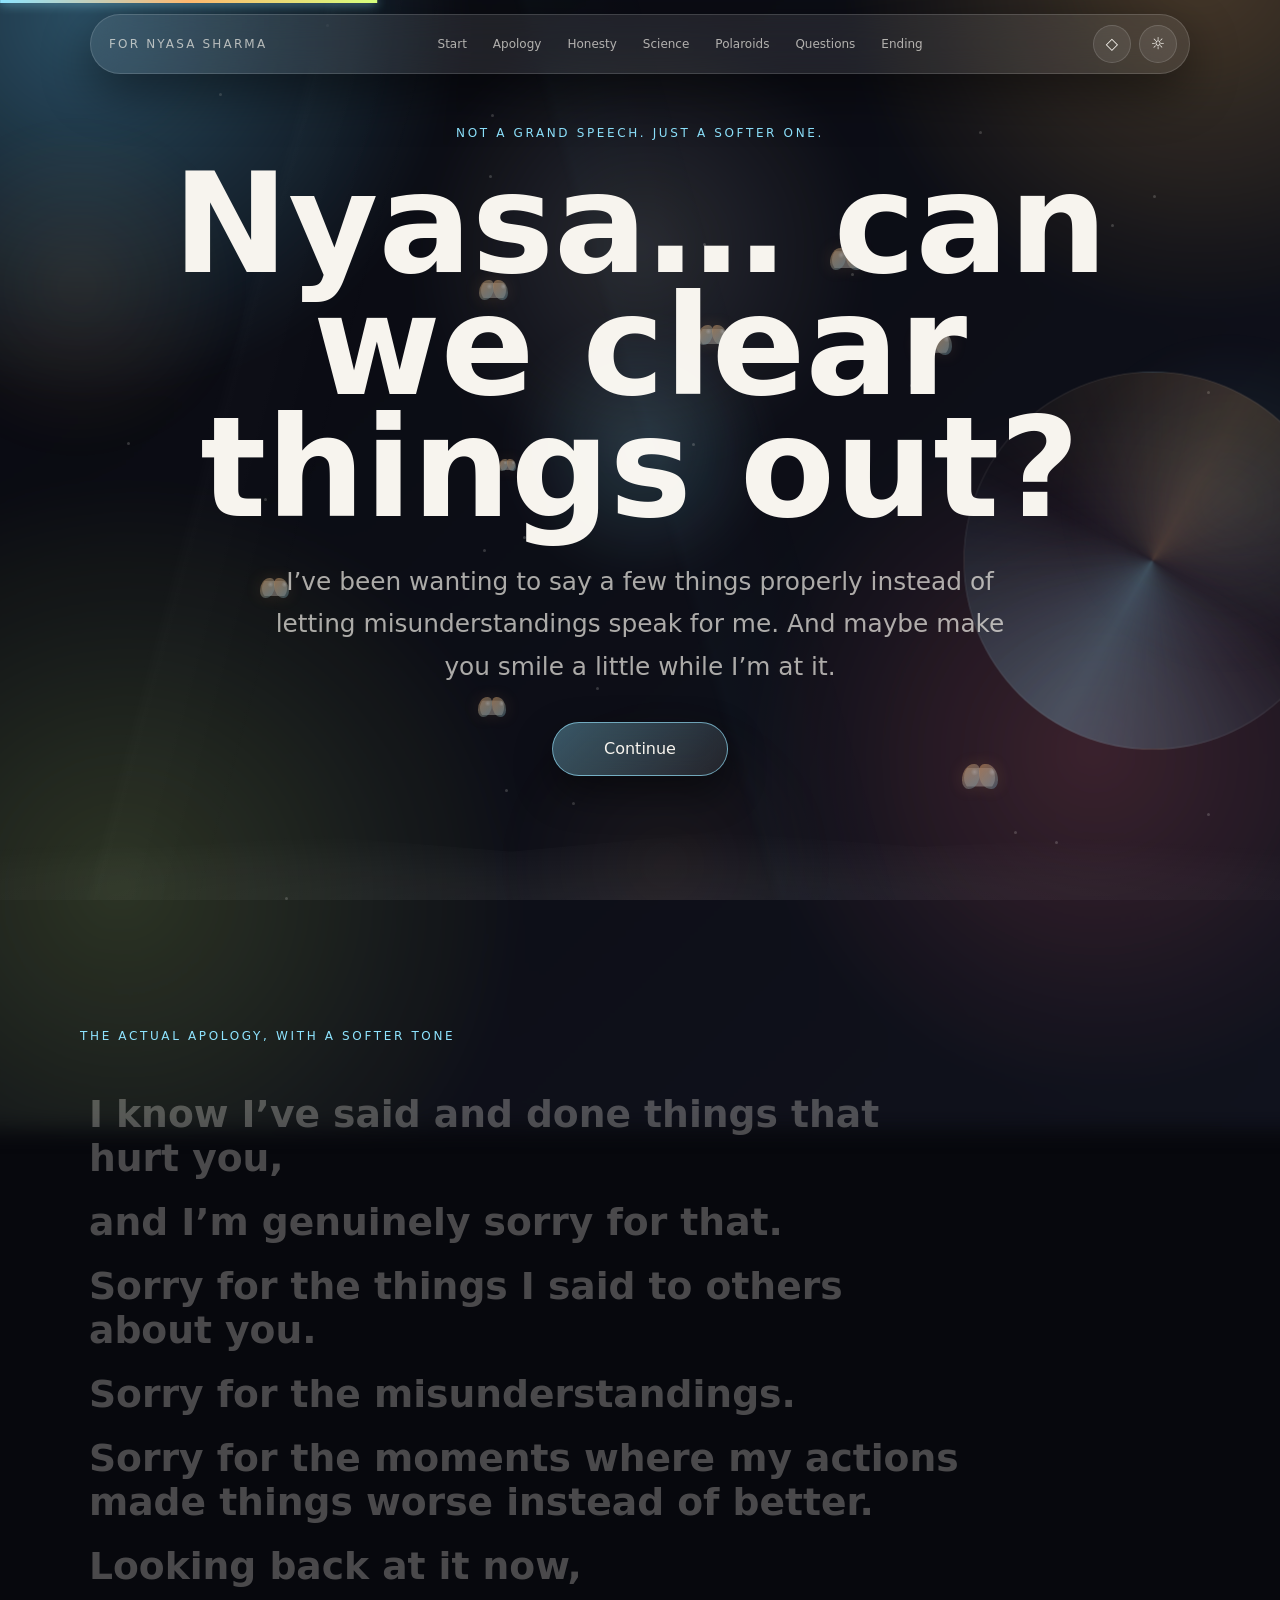
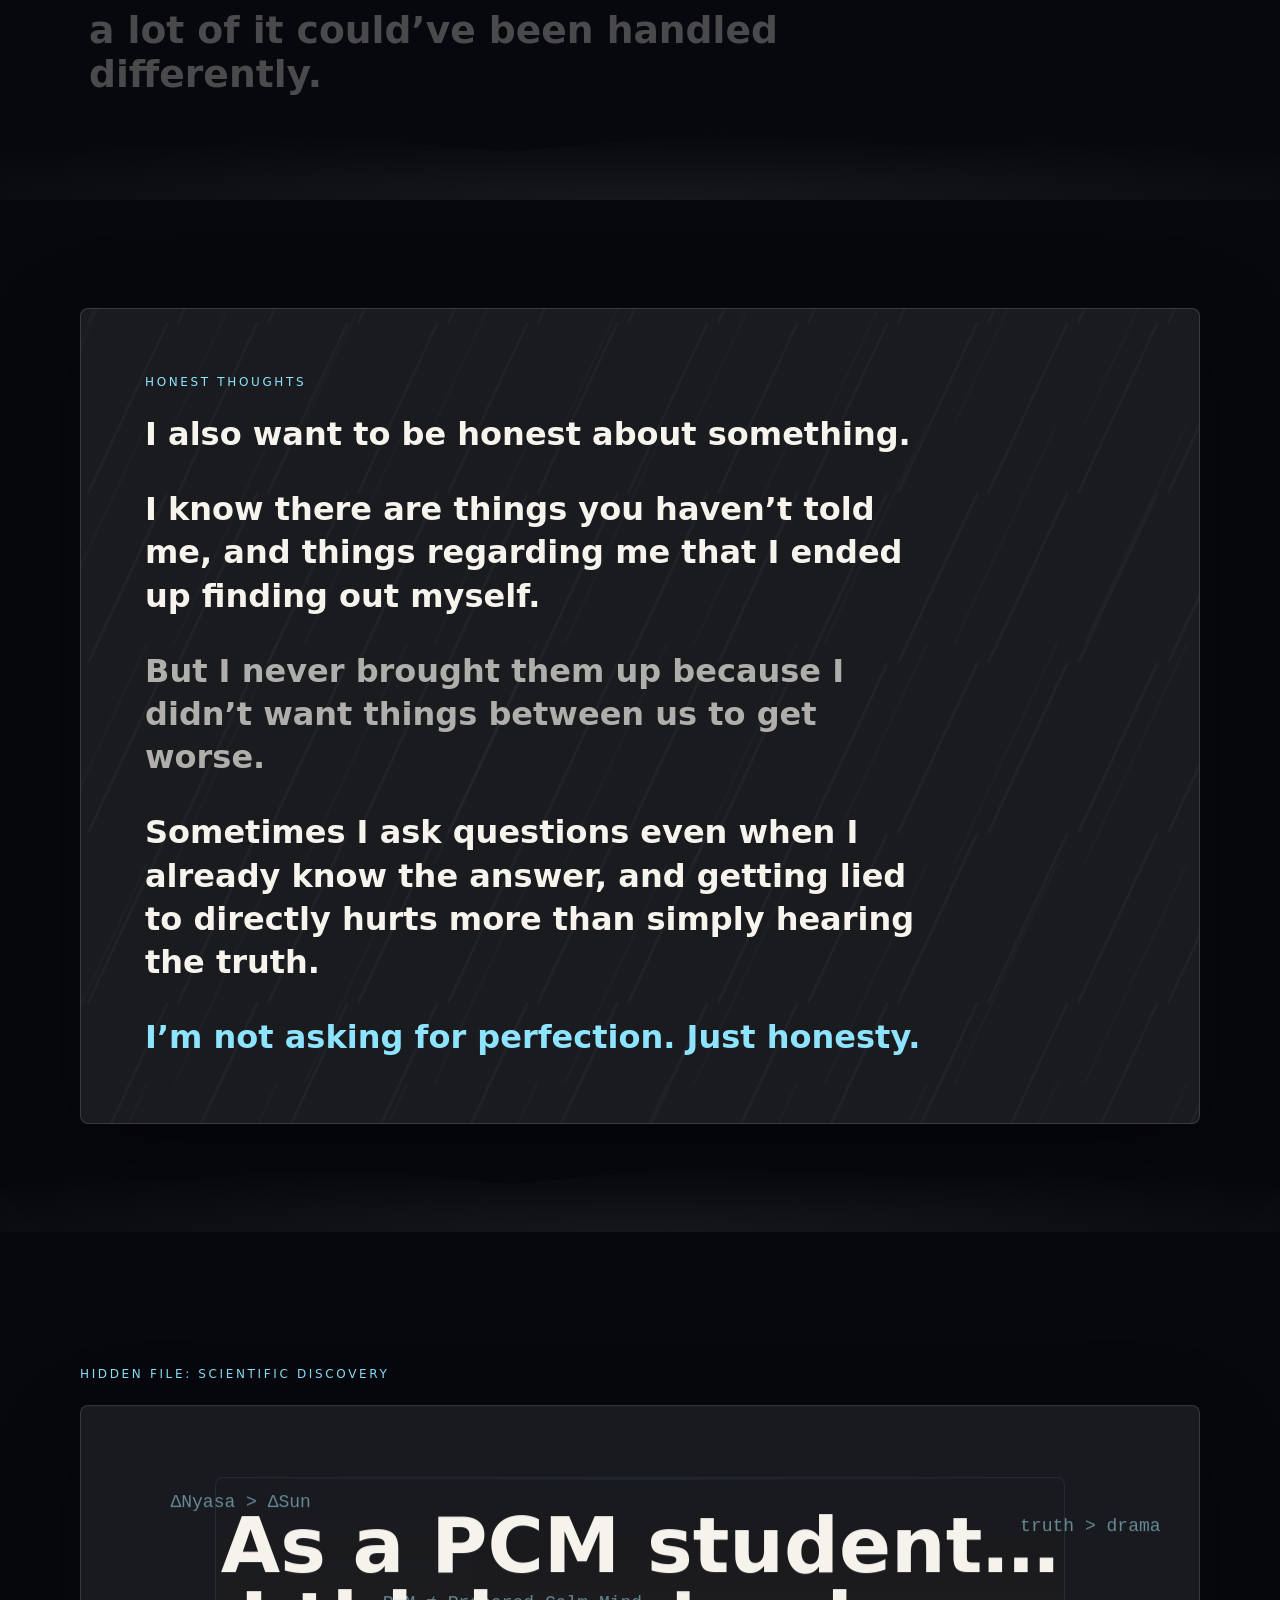
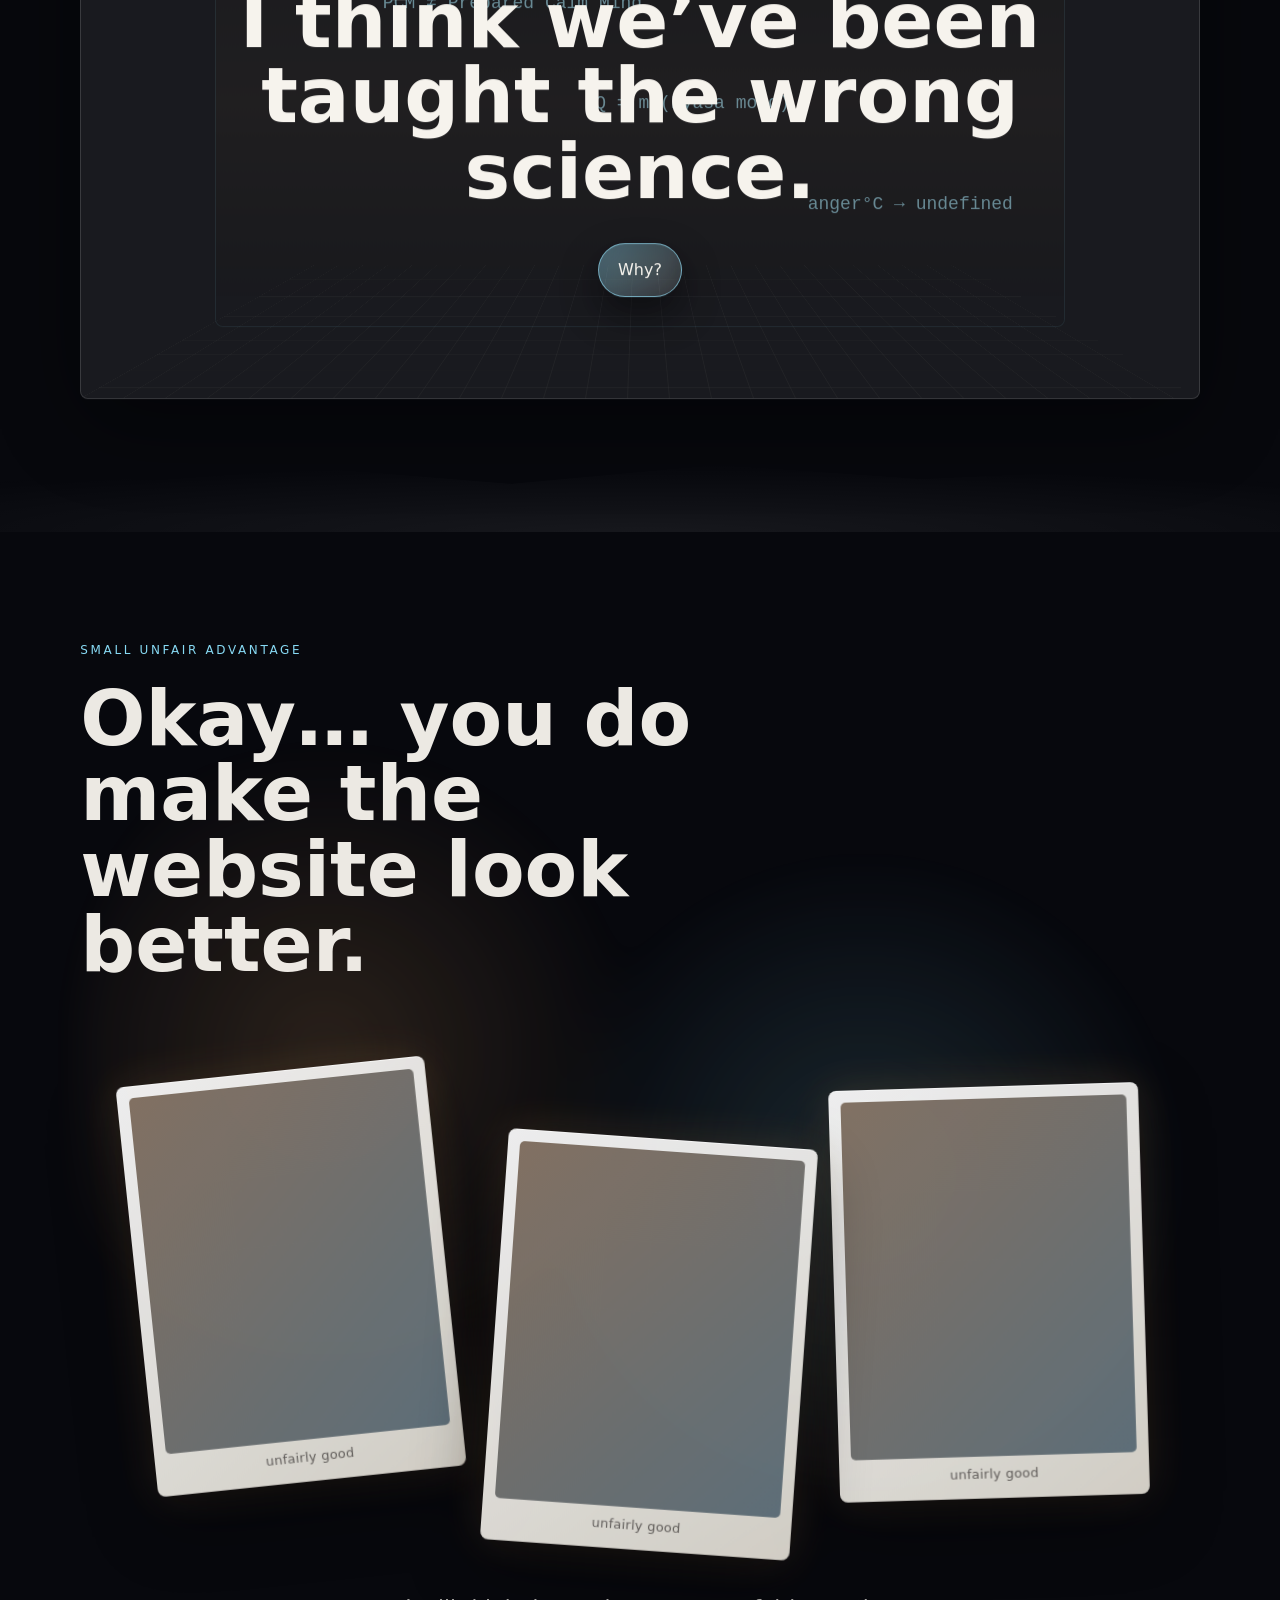
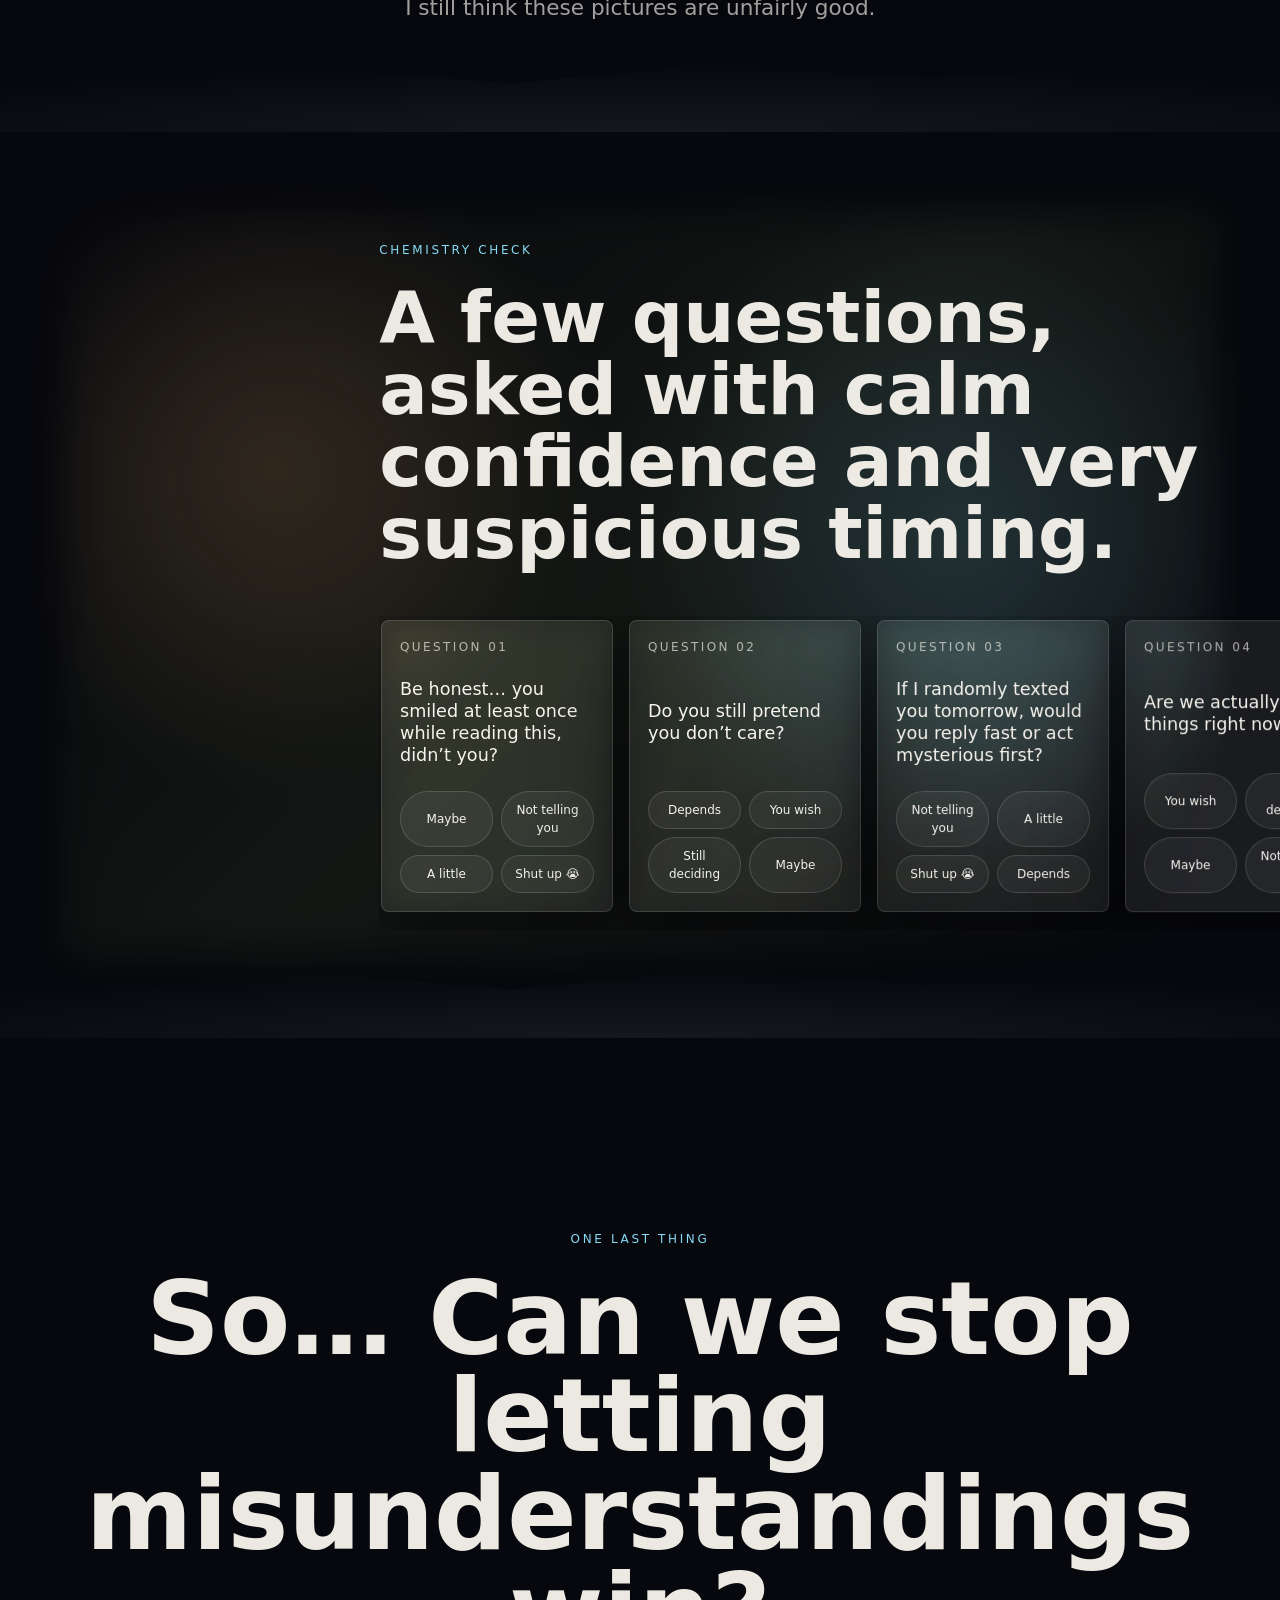
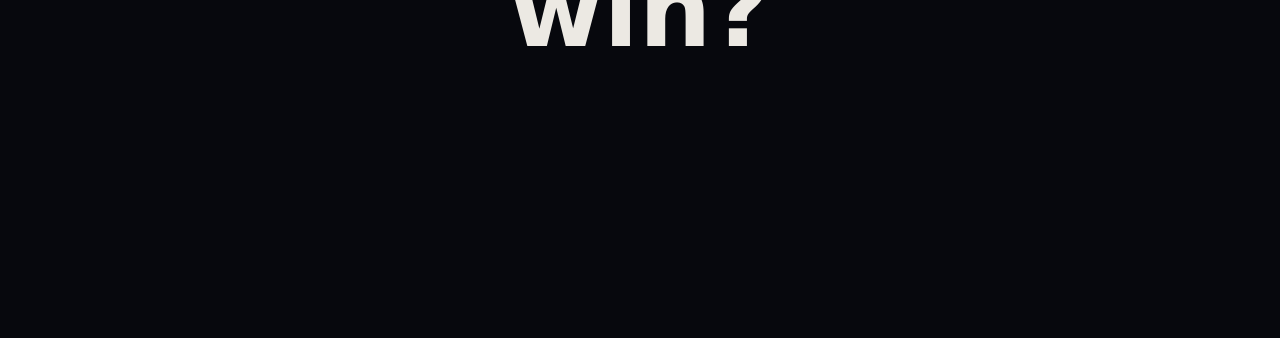
<file: index.html>
<!doctype html>
<html lang="en">
  <head>
    <meta charset="UTF-8" />
    <meta name="viewport" content="width=device-width, initial-scale=1.0" />
    <title>Nyasa... can we clear things out?</title>
    <script src="./tailwindcdn.js"></script>
    <script>
      tailwind.config = {
        theme: {
          extend: {
            fontFamily: {
              display: ['"Inter"', '"SF Pro Display"', 'system-ui', 'sans-serif'],
              body: ['"Inter"', '"SF Pro Text"', 'system-ui', 'sans-serif'],
            },
          },
        },
      };
    </script>
    <link rel="stylesheet" href="./styles.css" />
  </head>
  <body>
    <div id="root"></div>
    <script src="./react.production.min.js"></script>
    <script src="./react-dom.production.min.js"></script>
    <script src="./framer-motion.js"></script>
    <script src="./gsap.min.js"></script>
    <script src="./ScrollTrigger.min.js"></script>
    <script src="./lenis.min.js"></script>
    <script src="./supabase-config.js"></script>
    <script src="./app.js"></script>
  </body>
</html>
</file>
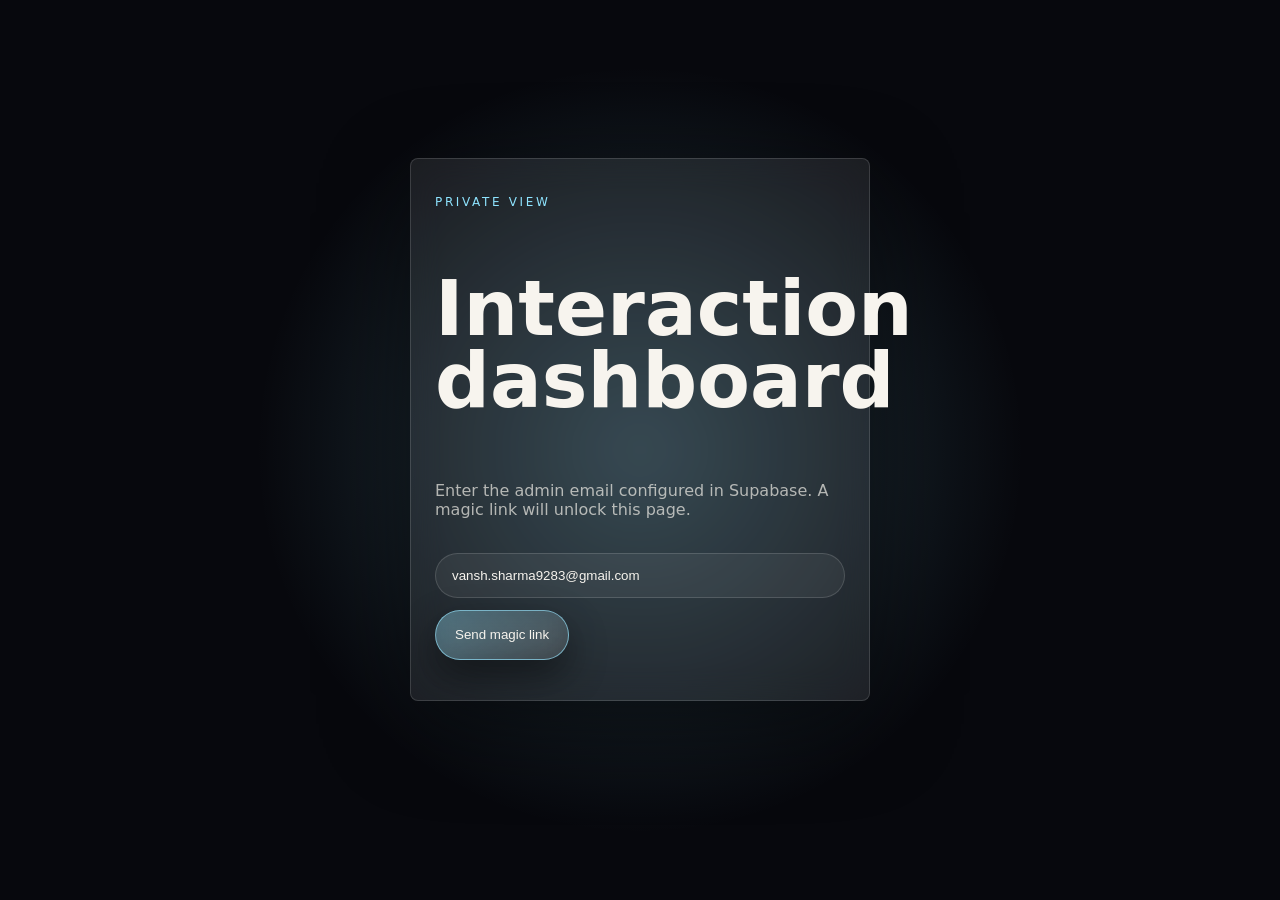
<file: dashboard-admin.html>
<!doctype html>
<html lang="en">
  <head>
    <meta charset="UTF-8" />
    <meta name="viewport" content="width=device-width, initial-scale=1.0" />
    <title>Private Interaction Dashboard</title>
    <link rel="stylesheet" href="./styles.css" />
    <style>
      body {
        min-height: 100vh;
        padding: 32px;
      }

      .dash-shell {
        width: min(1180px, 100%);
        margin: 0 auto;
      }

      .dash-top {
        display: flex;
        justify-content: space-between;
        gap: 18px;
        align-items: flex-end;
        margin: 40px 0 24px;
      }

      .dash-title {
        font-size: clamp(2.2rem, 6vw, 5.5rem);
        line-height: .94;
        font-weight: 830;
      }

      .dash-grid {
        display: grid;
        grid-template-columns: repeat(4, minmax(0, 1fr));
        gap: 14px;
      }

      .dash-card, .dash-panel {
        border: 1px solid var(--line);
        border-radius: 8px;
        background: var(--panel);
        backdrop-filter: blur(16px);
        box-shadow: 0 24px 90px var(--shadow);
      }

      .dash-card {
        padding: 18px;
      }

      .dash-card span {
        color: var(--muted);
        font-size: 12px;
        text-transform: uppercase;
        letter-spacing: .18em;
      }

      .dash-card strong {
        display: block;
        margin-top: 10px;
        font-size: 2rem;
      }

      .dash-main {
        display: grid;
        grid-template-columns: 1.35fr .65fr;
        gap: 14px;
        margin-top: 14px;
      }

      .dash-panel {
        padding: 18px;
        min-height: 360px;
      }

      .dash-table {
        width: 100%;
        border-collapse: collapse;
      }

      .dash-table th, .dash-table td {
        padding: 12px 10px;
        border-bottom: 1px solid var(--line);
        text-align: left;
        vertical-align: top;
      }

      .dash-table th {
        color: var(--muted);
        font-size: 11px;
        text-transform: uppercase;
        letter-spacing: .16em;
      }

      .answer-pill {
        display: inline-flex;
        border: 1px solid color-mix(in srgb, var(--accent-2) 52%, var(--line));
        border-radius: 999px;
        padding: 6px 10px;
        background: color-mix(in srgb, var(--accent-2) 12%, transparent);
      }

      .bar-row {
        display: grid;
        gap: 8px;
        margin: 12px 0;
      }

      .bar-label {
        display: flex;
        justify-content: space-between;
        gap: 10px;
        color: var(--muted);
        font-size: 13px;
      }

      .bar {
        height: 10px;
        border-radius: 999px;
        background: rgba(255,255,255,.08);
        overflow: hidden;
      }

      .bar span {
        display: block;
        height: 100%;
        border-radius: inherit;
        background: linear-gradient(90deg, var(--accent), var(--accent-2));
        transition: width 600ms ease;
      }

      .auth-box {
        width: min(460px, 100%);
        margin: 14vh auto 0;
        padding: 24px;
      }

      .auth-box input {
        width: 100%;
        margin: 18px 0 12px;
        border: 1px solid var(--line);
        border-radius: 999px;
        padding: 14px 16px;
        background: rgba(255,255,255,.06);
        color: var(--text);
      }

      .muted {
        color: var(--muted);
      }

      @media (max-width: 860px) {
        body {
          padding: 18px;
        }

        .dash-top, .dash-main {
          display: grid;
        }

        .dash-grid {
          grid-template-columns: repeat(2, minmax(0, 1fr));
        }
      }
    </style>
  </head>
  <body>
    <div class="mesh" aria-hidden="true"></div>
    <main id="dashboard-root"></main>
    <script src="./supabase-config.js"></script>
    <script src="./dashboard-admin.js"></script>
  </body>
</html>
</file>
<file: styles.css>
:root {
  color-scheme: dark;
  --bg: #07080d;
  --bg-soft: #11131d;
  --text: #f7f4ee;
  --muted: rgba(247, 244, 238, 0.68);
  --line: rgba(255, 255, 255, 0.14);
  --panel: rgba(255, 255, 255, 0.08);
  --panel-strong: rgba(255, 255, 255, 0.13);
  --accent: #8ee4ff;
  --accent-2: #ffb86f;
  --accent-3: #d6ff7d;
  --shadow: rgba(0, 0, 0, 0.45);
  --glow-x: 50vw;
  --glow-y: 50vh;
  --cursor-dx: 0;
  --cursor-dy: 0;
}

body.light {
  color-scheme: light;
  --bg: #f6f3ee;
  --bg-soft: #ebe8e1;
  --text: #17191f;
  --muted: rgba(23, 25, 31, 0.68);
  --line: rgba(25, 27, 34, 0.14);
  --panel: rgba(255, 255, 255, 0.52);
  --panel-strong: rgba(255, 255, 255, 0.74);
  --accent: #166d88;
  --accent-2: #b65c19;
  --accent-3: #496f0f;
  --shadow: rgba(28, 24, 18, 0.18);
}

* {
  box-sizing: border-box;
}

html {
  scroll-behavior: auto;
  background: var(--bg);
}

body {
  margin: 0;
  min-height: 100vh;
  overflow-x: hidden;
  background:
    radial-gradient(circle at var(--glow-x) var(--glow-y), color-mix(in srgb, var(--accent) 23%, transparent), transparent 24rem),
    var(--bg);
  color: var(--text);
  font-family: Inter, SF Pro Text, system-ui, sans-serif;
  transition: background 800ms ease, color 800ms ease;
}

body.ending-calm .mesh,
body.ending-calm .rays,
body.ending-calm .butterfly-field {
  animation-duration: 48s;
  opacity: 0.62;
}

body.theme-morphing .mesh {
  transform: scale(1.03);
}

button, a {
  -webkit-tap-highlight-color: transparent;
}

.app-shell {
  position: relative;
  isolation: isolate;
  min-height: 100vh;
}

.mesh {
  position: fixed;
  inset: -18vmax;
  z-index: -5;
  background:
    radial-gradient(circle at calc(50% + var(--cursor-dx) * 10%) calc(35% + var(--cursor-dy) * 10%), rgba(255,255,255,0.12), transparent 18vmax),
    radial-gradient(circle at 18% 18%, rgba(113, 210, 255, 0.34), transparent 30vmax),
    radial-gradient(circle at 82% 14%, rgba(255, 196, 108, 0.24), transparent 28vmax),
    radial-gradient(circle at 20% 82%, rgba(214, 255, 125, 0.16), transparent 32vmax),
    radial-gradient(circle at 76% 72%, rgba(255, 114, 136, 0.18), transparent 27vmax),
    linear-gradient(135deg, var(--bg), var(--bg-soft));
  filter: blur(10px) saturate(1.08);
  animation: meshDrift 30s ease-in-out infinite alternate;
  transition: opacity 800ms ease, background 800ms ease;
}

.rays {
  position: fixed;
  inset: 0;
  z-index: -4;
  pointer-events: none;
  opacity: 0.28;
  background:
    linear-gradient(105deg, transparent 0 21%, rgba(255,255,255,0.06) 22%, transparent 31%),
    linear-gradient(74deg, transparent 0 50%, rgba(142,228,255,0.07) 51%, transparent 60%);
  animation: rays 15s linear infinite;
}

.particle-field {
  position: fixed;
  inset: 0;
  z-index: -3;
  pointer-events: none;
  overflow: hidden;
}

.particle {
  position: absolute;
  width: 3px;
  height: 3px;
  border-radius: 999px;
  background: color-mix(in srgb, var(--text) 62%, transparent);
  opacity: 0.3;
  animation: floatParticle var(--speed) ease-in-out infinite alternate;
  transform: translate3d(calc(var(--cursor-dx) * -9px), calc(var(--cursor-dy) * -9px), 0);
}

.ambient-orbs {
  position: fixed;
  inset: 0;
  z-index: -4;
  pointer-events: none;
  overflow: hidden;
}

.ambient-orb {
  position: absolute;
  width: clamp(180px, 28vw, 420px);
  aspect-ratio: 1;
  border-radius: 999px;
  opacity: 0.28;
  background: radial-gradient(circle, color-mix(in srgb, var(--accent-2) 34%, transparent), transparent 68%);
  filter: blur(14px);
  transform: translate3d(calc(var(--cursor-dx) * 18px), calc(var(--cursor-dy) * 18px), 0);
  animation: orbFloat 26s ease-in-out infinite alternate;
}

.orb-1 {
  left: -8vw;
  top: 12vh;
}

.orb-2 {
  right: -10vw;
  top: 36vh;
  background: radial-gradient(circle, color-mix(in srgb, var(--accent) 34%, transparent), transparent 68%);
  animation-delay: -8s;
}

.orb-3 {
  left: 38vw;
  bottom: -16vh;
  background: radial-gradient(circle, rgba(255, 170, 116, 0.22), transparent 68%);
  animation-delay: -14s;
}

.butterfly-field {
  position: fixed;
  inset: 0;
  z-index: -2;
  pointer-events: none;
  overflow: hidden;
}

.butterfly,
.scroll-flutter {
  position: fixed;
  display: inline-block;
  width: 22px;
  height: 22px;
  pointer-events: none;
  opacity: 0.62;
  transform-origin: center;
  will-change: transform, opacity;
}

.butterfly {
  position: absolute;
  color: color-mix(in srgb, var(--accent-2) 62%, var(--text));
  background: linear-gradient(to bottom, transparent 18%, color-mix(in srgb, var(--text) 50%, transparent) 20% 78%, transparent 80%);
  border-radius: 999px;
  animation-name: butterflyDrift;
  animation-timing-function: ease-in-out;
  animation-iteration-count: infinite;
  animation-direction: alternate;
}

.butterfly:before,
.butterfly:after,
.scroll-flutter:before,
.scroll-flutter:after {
  content: "";
  position: absolute;
  inset: 6% 49% 14% -8%;
  border-radius: 78% 34% 76% 42%;
  background:
    radial-gradient(circle at 70% 32%, rgba(255,255,255,.5), transparent 18%),
    linear-gradient(135deg, color-mix(in srgb, var(--accent-2) 72%, transparent), color-mix(in srgb, var(--accent) 44%, transparent));
  box-shadow: 0 0 18px color-mix(in srgb, var(--accent-2) 22%, transparent);
  animation: wingBeat 1.2s ease-in-out infinite alternate;
}

.butterfly:after,
.scroll-flutter:after {
  inset: 6% -8% 14% 49%;
  transform-origin: left center;
  border-radius: 34% 78% 42% 76%;
  animation-delay: -0.2s;
}

.butterfly:before,
.scroll-flutter:before {
  transform-origin: right center;
}

.scroll-flutter {
  z-index: 65;
  opacity: 0.86;
  background: linear-gradient(to bottom, transparent 18%, color-mix(in srgb, var(--text) 48%, transparent) 20% 78%, transparent 80%);
  border-radius: 999px;
  filter: drop-shadow(0 0 14px color-mix(in srgb, var(--accent-2) 42%, transparent));
}

.cursor-glow {
  position: fixed;
  left: var(--glow-x);
  top: var(--glow-y);
  width: 18rem;
  height: 18rem;
  z-index: 10;
  pointer-events: none;
  transform: translate(-50%, -50%);
  border-radius: 999px;
  background: radial-gradient(circle, color-mix(in srgb, var(--accent) 32%, transparent), transparent 63%);
  mix-blend-mode: screen;
  opacity: 0.55;
  filter: blur(10px);
}

.loader {
  position: fixed;
  inset: 0;
  z-index: 100;
  display: grid;
  place-items: center;
  background: var(--bg);
}

.loader-mark {
  width: min(52vw, 300px);
  aspect-ratio: 1;
  border-radius: 50%;
  border: 1px solid var(--line);
  background:
    conic-gradient(from 90deg, transparent, var(--accent), var(--accent-2), transparent),
    radial-gradient(circle, var(--bg) 0 58%, transparent 59%);
  animation: spin 1.25s cubic-bezier(.2,.8,.2,1) infinite;
  box-shadow: 0 0 70px color-mix(in srgb, var(--accent) 32%, transparent);
}

.nav {
  position: fixed;
  top: 14px;
  left: 14px;
  right: 14px;
  z-index: 50;
  width: min(1100px, calc(100% - 28px));
  margin: 0 auto;
  display: flex;
  align-items: center;
  justify-content: space-between;
  gap: 16px;
  border: 1px solid var(--line);
  border-radius: 999px;
  padding: 10px 12px 10px 18px;
  background: color-mix(in srgb, var(--panel-strong) 70%, transparent);
  backdrop-filter: blur(16px);
  box-shadow: 0 18px 50px var(--shadow);
}

.nav-links {
  display: flex;
  gap: 4px;
  align-items: center;
}

.nav a {
  color: var(--muted);
  text-decoration: none;
  font-size: 12px;
  padding: 8px 11px;
  border-radius: 999px;
  transition: color 250ms ease, background 250ms ease;
}

.nav a:hover {
  color: var(--text);
  background: var(--panel);
}

.brand {
  font-size: 12px;
  letter-spacing: 0.18em;
  text-transform: uppercase;
  color: var(--muted);
  white-space: nowrap;
}

.control-group {
  display: flex;
  gap: 8px;
}

.icon-btn {
  width: 38px;
  height: 38px;
  display: inline-grid;
  place-items: center;
  border-radius: 999px;
  border: 1px solid var(--line);
  background: var(--panel);
  color: var(--text);
  cursor: pointer;
  transition: transform 260ms ease, background 260ms ease, border-color 260ms ease;
}

.icon-btn:hover {
  transform: translateY(-2px);
  background: var(--panel-strong);
  border-color: color-mix(in srgb, var(--accent) 50%, var(--line));
}

.progress {
  position: fixed;
  inset: 0 auto auto 0;
  width: 100%;
  height: 3px;
  z-index: 80;
  transform-origin: 0 50%;
  background: linear-gradient(90deg, var(--accent), var(--accent-2), var(--accent-3));
  box-shadow: 0 0 20px var(--accent);
}

.section {
  position: relative;
  min-height: 100vh;
  scroll-snap-align: start;
  display: grid;
  align-items: center;
  padding: clamp(92px, 12vh, 150px) clamp(20px, 6vw, 88px);
  overflow: hidden;
}

.section-inner {
  width: min(1120px, 100%);
  margin: 0 auto;
  position: relative;
  z-index: 2;
}

.cinematic-title {
  font-size: clamp(3.25rem, 10.8vw, 10rem);
  line-height: 0.88;
  letter-spacing: 0;
  font-weight: 820;
  max-width: 1040px;
}

#hero .section-inner {
  display: grid;
  justify-items: center;
  text-align: center;
}

#hero .lead {
  margin-left: auto;
  margin-right: auto;
}

.eyebrow {
  color: var(--accent);
  text-transform: uppercase;
  letter-spacing: 0.22em;
  font-size: 12px;
  margin-bottom: 22px;
}

.lead {
  color: var(--muted);
  font-size: clamp(1.1rem, 2.2vw, 1.55rem);
  line-height: 1.7;
  max-width: 760px;
}

.button-row {
  display: flex;
  flex-wrap: wrap;
  gap: 14px;
  margin-top: 34px;
}

.hero-actions {
  justify-content: center;
}

.hero-actions .btn {
  min-width: 176px;
}

.btn {
  position: relative;
  overflow: hidden;
  border: 1px solid var(--line);
  border-radius: 999px;
  padding: 14px 19px;
  min-height: 50px;
  background: var(--panel);
  color: var(--text);
  cursor: pointer;
  backdrop-filter: blur(12px);
  box-shadow: 0 16px 38px var(--shadow);
  transition: transform 260ms ease, border-color 260ms ease, background 260ms ease;
}

.btn.primary {
  border-color: color-mix(in srgb, var(--accent) 58%, var(--line));
  background: linear-gradient(135deg, color-mix(in srgb, var(--accent) 35%, transparent), var(--panel));
}

.btn:hover {
  transform: translateY(-3px);
  background: var(--panel-strong);
}

.btn .ripple,
.mini-btn .ripple {
  position: absolute;
  width: 12px;
  height: 12px;
  border-radius: 999px;
  pointer-events: none;
  background: rgba(255, 255, 255, 0.45);
  transform: translate(-50%, -50%) scale(0);
  animation: ripple 650ms ease-out forwards;
}

.hero-orbit {
  position: absolute;
  right: clamp(-120px, -8vw, -20px);
  bottom: 8vh;
  width: clamp(260px, 36vw, 520px);
  aspect-ratio: 1;
  border-radius: 50%;
  border: 1px solid var(--line);
  background:
    radial-gradient(circle at 34% 28%, rgba(255,255,255,0.32), transparent 0 3%, transparent 4%),
    conic-gradient(from 120deg, transparent, color-mix(in srgb, var(--accent) 35%, transparent), transparent, color-mix(in srgb, var(--accent-2) 24%, transparent), transparent);
  filter: blur(0.2px);
  opacity: 0.7;
  animation: slowSpin 28s linear infinite;
  transform: translate3d(calc(var(--cursor-dx) * -22px), calc(var(--cursor-dy) * -16px), 0);
}

.glass-panel {
  border: 1px solid var(--line);
  background: var(--panel);
  backdrop-filter: blur(16px);
  border-radius: 8px;
  box-shadow: 0 24px 90px var(--shadow);
}

.apology-lines {
  display: grid;
  gap: 18px;
  max-width: 900px;
  font-size: clamp(1.35rem, 3vw, 3.25rem);
  line-height: 1.18;
  font-weight: 680;
}

.apology-line {
  opacity: 0.28;
  transform: translateY(24px) scale(0.98);
}

.question-grid {
  display: grid;
  grid-template-columns: repeat(7, minmax(232px, 1fr));
  gap: 16px;
  overflow-x: auto;
  padding: 4px 2px 18px;
  scroll-snap-type: x mandatory;
}

.questions-section:before {
  content: "";
  position: absolute;
  inset: 9% 5%;
  background:
    radial-gradient(circle at 18% 34%, color-mix(in srgb, var(--accent-2) 20%, transparent), transparent 30%),
    radial-gradient(circle at 78% 44%, color-mix(in srgb, var(--accent) 20%, transparent), transparent 34%),
    linear-gradient(135deg, transparent, color-mix(in srgb, var(--accent-3) 8%, transparent), transparent);
  opacity: 0.78;
  filter: blur(20px);
  pointer-events: none;
}

.question-card {
  min-height: 292px;
  scroll-snap-align: center;
  padding: 18px;
  display: flex;
  flex-direction: column;
  justify-content: space-between;
  transform-style: preserve-3d;
  transition: box-shadow 250ms ease, border-color 250ms ease;
  will-change: transform;
}

.question-card:after {
  content: "";
  position: absolute;
  inset: -1px;
  border-radius: inherit;
  pointer-events: none;
  opacity: 0;
  background: radial-gradient(circle at 50% 0, color-mix(in srgb, var(--accent) 34%, transparent), transparent 55%);
  transition: opacity 260ms ease;
}

.question-card:hover {
  border-color: color-mix(in srgb, var(--accent) 54%, var(--line));
  box-shadow: 0 30px 90px var(--shadow), 0 0 42px color-mix(in srgb, var(--accent) 22%, transparent);
}

.question-card.answered {
  border-color: color-mix(in srgb, var(--accent-2) 60%, var(--line));
  animation: cardGlow 1100ms ease-out;
}

.question-card.answered:after,
.question-card.saving:after {
  opacity: 1;
}

.question-card h3 {
  font-size: 1.1rem;
  line-height: 1.25;
  position: relative;
  z-index: 1;
}

.answer-bank {
  display: grid;
  grid-template-columns: repeat(2, minmax(0, 1fr));
  gap: 8px;
  position: relative;
  z-index: 1;
}

.mini-btn {
  position: relative;
  overflow: hidden;
  border: 1px solid var(--line);
  border-radius: 999px;
  background: rgba(255,255,255,0.05);
  color: var(--text);
  padding: 9px 11px;
  cursor: pointer;
  font-size: 12px;
  transition: transform 200ms ease, background 200ms ease, border-color 200ms ease, box-shadow 200ms ease;
}

.mini-btn:hover {
  transform: translateY(-2px);
  background: var(--panel-strong);
}

.mini-btn.selected {
  border-color: color-mix(in srgb, var(--accent-2) 68%, var(--line));
  background: color-mix(in srgb, var(--accent-2) 18%, var(--panel-strong));
  box-shadow: 0 0 24px color-mix(in srgb, var(--accent-2) 24%, transparent);
}

.mini-btn:disabled {
  cursor: wait;
  opacity: 0.74;
}

.question-reaction {
  position: relative;
  z-index: 1;
  min-height: 1.4em;
  margin: 10px 0 0;
  color: color-mix(in srgb, var(--accent-2) 78%, var(--text));
  font-size: 12px;
  line-height: 1.35;
}

.reply-burst {
  position: fixed;
  z-index: 70;
  pointer-events: none;
}

.response-particle {
  position: absolute;
  width: 7px;
  height: 7px;
  border-radius: 999px;
  background: linear-gradient(135deg, var(--accent), var(--accent-2));
  box-shadow: 0 0 18px color-mix(in srgb, var(--accent) 45%, transparent);
}

.floating-reply {
  position: absolute;
  pointer-events: none;
  padding: 11px 14px;
  border-radius: 999px;
  border: 1px solid var(--line);
  background: var(--panel-strong);
  backdrop-filter: blur(12px);
  color: var(--text);
  box-shadow: 0 20px 60px var(--shadow);
}

.rain-pane {
  min-height: 64vh;
  padding: clamp(24px, 6vw, 64px);
  position: relative;
  overflow: hidden;
}

.rain-pane:before {
  content: "";
  position: absolute;
  inset: -40%;
  background-image:
    linear-gradient(115deg, transparent 0 48%, rgba(255,255,255,.18) 49%, transparent 51%),
    linear-gradient(115deg, transparent 0 52%, rgba(142,228,255,.12) 53%, transparent 54%);
  background-size: 90px 170px, 130px 220px;
  animation: rain 7s linear infinite;
  opacity: 0.22;
}

.honest-copy {
  position: relative;
  max-width: 780px;
  font-size: clamp(1.2rem, 2.5vw, 2.25rem);
  line-height: 1.35;
  font-weight: 620;
}

.polaroid-section {
  min-height: 112vh;
}

.polaroid-section:before {
  content: "";
  position: absolute;
  inset: 8% 6%;
  z-index: 0;
  border-radius: 40%;
  background:
    radial-gradient(circle at 22% 42%, color-mix(in srgb, var(--accent-2) 18%, transparent), transparent 30%),
    radial-gradient(circle at 70% 54%, color-mix(in srgb, var(--accent) 18%, transparent), transparent 34%);
  filter: blur(18px);
  opacity: 0.8;
  transform: translate3d(calc(var(--cursor-dx) * 12px), calc(var(--cursor-dy) * 8px), 0);
}

.polaroid-title {
  max-width: 720px;
  font-size: clamp(2.4rem, 6vw, 6.8rem);
  line-height: 0.98;
  font-weight: 830;
}

.polaroid-stage {
  position: relative;
  min-height: 540px;
  margin-top: clamp(34px, 6vw, 70px);
  perspective: 1100px;
}

.polaroid-card {
  --tilt-x: 0deg;
  --tilt-y: 0deg;
  --shift-x: 0px;
  --shift-y: 0px;
  position: absolute;
  width: min(29vw, 310px);
  min-width: 230px;
  padding: 12px 12px 42px;
  margin: 0;
  border-radius: 8px;
  background:
    linear-gradient(145deg, rgba(255,255,255,.96), rgba(244,239,228,.88)),
    var(--panel-strong);
  box-shadow:
    0 24px 70px var(--shadow),
    inset 0 1px 0 rgba(255,255,255,.9),
    0 0 44px color-mix(in srgb, var(--accent-2) 16%, transparent);
  transform:
    translate3d(var(--shift-x), calc(var(--lift) + var(--shift-y)), 0)
    rotate(var(--rotate))
    rotateX(var(--tilt-x))
    rotateY(var(--tilt-y));
  transform-style: preserve-3d;
  animation: polaroidFloat 8s ease-in-out infinite alternate;
  animation-delay: var(--delay);
  transition: box-shadow 260ms ease;
  will-change: transform;
}

.polaroid-card:nth-child(1) {
  left: 5%;
  top: 18px;
}

.polaroid-card:nth-child(2) {
  left: 37%;
  top: 86px;
  z-index: 2;
}

.polaroid-card:nth-child(3) {
  right: 5%;
  top: 34px;
}

.polaroid-card:hover {
  box-shadow:
    0 34px 92px var(--shadow),
    inset 0 1px 0 rgba(255,255,255,.95),
    0 0 58px color-mix(in srgb, var(--accent-2) 22%, transparent);
}

.polaroid-image-wrap {
  position: relative;
  overflow: hidden;
  aspect-ratio: 4 / 5;
  border-radius: 5px;
  background:
    linear-gradient(135deg, rgba(255,184,111,.28), rgba(142,228,255,.18)),
    color-mix(in srgb, var(--bg-soft) 70%, white);
}

.polaroid-image-wrap:after {
  content: "";
  position: absolute;
  inset: 0;
  background:
    linear-gradient(115deg, rgba(255,255,255,.28), transparent 28% 64%, rgba(255,255,255,.16)),
    radial-gradient(circle at calc(50% + var(--cursor-dx) * 20%) 12%, rgba(255,255,255,.25), transparent 30%);
  mix-blend-mode: screen;
  opacity: 0.5;
  pointer-events: none;
}

.polaroid-image-wrap img {
  width: 100%;
  height: 100%;
  object-fit: cover;
  display: block;
  transform: scale(1.035) translate3d(calc(var(--shift-x) * -0.35), calc(var(--shift-y) * -0.35), 0);
  transition: transform 260ms ease;
}

.polaroid-placeholder {
  height: 100%;
  display: grid;
  place-items: center;
  align-content: center;
  gap: 8px;
  color: rgba(255,255,255,.78);
  background:
    linear-gradient(145deg, rgba(18,20,28,.16), rgba(18,20,28,.42)),
    radial-gradient(circle at 50% 30%, color-mix(in srgb, var(--accent-2) 36%, transparent), transparent 38%);
  text-align: center;
}

.polaroid-placeholder span {
  font-size: 13px;
  letter-spacing: 0.22em;
  text-transform: uppercase;
}

.polaroid-placeholder small {
  color: rgba(255,255,255,.58);
}

.polaroid-card figcaption {
  position: absolute;
  left: 16px;
  right: 16px;
  bottom: 14px;
  color: rgba(22, 20, 18, 0.62);
  font-size: 13px;
  letter-spacing: 0.02em;
  text-align: center;
}

.polaroid-note {
  width: fit-content;
  margin: 0 auto;
  color: var(--muted);
  font-size: clamp(1.05rem, 2vw, 1.35rem);
}

.science-stage {
  min-height: 66vh;
  display: grid;
  place-items: center;
  text-align: center;
  padding: clamp(24px, 5vw, 56px);
  position: relative;
  overflow: hidden;
}

.science-stage:after {
  content: "";
  position: absolute;
  inset: 12%;
  border: 1px solid color-mix(in srgb, var(--accent) 28%, transparent);
  border-radius: 8px;
  transform: translate3d(0, 0, 0);
  opacity: 0.32;
  pointer-events: none;
  background:
    linear-gradient(90deg, transparent, color-mix(in srgb, var(--accent) 16%, transparent), transparent) 0 0 / 100% 2px no-repeat,
    linear-gradient(transparent, color-mix(in srgb, var(--accent-2) 10%, transparent), transparent);
  animation: scannerSweep 3.8s ease-in-out infinite;
}

.science-grid {
  position: absolute;
  inset: 0;
  opacity: 0.25;
  background:
    linear-gradient(var(--line) 1px, transparent 1px),
    linear-gradient(90deg, var(--line) 1px, transparent 1px);
  background-size: 42px 42px;
  transform: perspective(600px) rotateX(62deg) translateY(18%);
  transform-origin: bottom;
}

.formula {
  position: absolute;
  color: color-mix(in srgb, var(--accent) 75%, var(--text));
  opacity: 0.54;
  font-size: clamp(12px, 1.6vw, 18px);
  font-family: ui-monospace, SFMono-Regular, Menlo, monospace;
  animation: formulaFloat 6s ease-in-out infinite alternate;
}

.science-copy {
  position: relative;
  z-index: 2;
}

.type-text {
  min-height: 3.8em;
  font-size: clamp(2.1rem, 6vw, 6.5rem);
  line-height: 0.98;
  font-weight: 830;
}

.heat-wrap {
  margin: 24px auto 0;
  width: min(520px, 100%);
  display: grid;
  gap: 12px;
}

.meter {
  height: 16px;
  overflow: hidden;
  border-radius: 999px;
  border: 1px solid var(--line);
  background: rgba(255,255,255,.08);
}

.meter-fill {
  width: 102%;
  height: 100%;
  background: linear-gradient(90deg, #62e6ff, #ffe66a, #ff6f61);
  transform-origin: left;
  animation: overheat 1.7s ease-in-out infinite alternate;
}

.alert {
  display: inline-flex;
  align-items: center;
  justify-content: center;
  gap: 8px;
  border: 1px solid rgba(255, 111, 97, .42);
  background: rgba(255, 111, 97, .12);
  color: var(--text);
  border-radius: 999px;
  padding: 10px 14px;
  animation: pulseAlert 1.1s ease-in-out infinite alternate;
}

.heatwave {
  animation: heatwave 1.2s ease-in-out infinite;
}

.ending-panel {
  text-align: center;
}

.ending-panel h2 {
  font-size: clamp(2.7rem, 8vw, 7.4rem);
  line-height: 0.95;
  font-weight: 830;
}

.wave {
  position: absolute;
  left: 0;
  right: 0;
  bottom: -2px;
  height: 120px;
  pointer-events: none;
  opacity: 0.52;
  background:
    radial-gradient(120% 100% at 50% 100%, var(--panel-strong), transparent 62%);
  clip-path: polygon(0 48%, 12% 55%, 25% 45%, 40% 58%, 56% 42%, 72% 54%, 86% 47%, 100% 57%, 100% 100%, 0 100%);
}

.final-message {
  margin: 30px auto 0;
  max-width: 680px;
  color: var(--muted);
  font-size: clamp(1.05rem, 2vw, 1.35rem);
  line-height: 1.7;
}

.final-message p {
  margin: 0.14em 0;
}

.final-message .final-tease {
  color: color-mix(in srgb, var(--accent-2) 78%, var(--text));
}

@keyframes meshDrift {
  0% { transform: translate3d(-2%, -1%, 0) scale(1) rotate(0deg); }
  100% { transform: translate3d(2%, 1%, 0) scale(1.08) rotate(8deg); }
}

@keyframes orbFloat {
  from { transform: translate3d(calc(var(--cursor-dx) * 18px), calc(var(--cursor-dy) * 18px), 0) scale(0.94); }
  to { transform: translate3d(calc(34px + var(--cursor-dx) * 18px), calc(-28px + var(--cursor-dy) * 18px), 0) scale(1.08); }
}

@keyframes rays {
  from { transform: translateX(-10%); }
  to { transform: translateX(10%); }
}

@keyframes floatParticle {
  from { transform: translate3d(0, 0, 0); }
  to { transform: translate3d(var(--dx), var(--dy), 0); }
}

@keyframes butterflyDrift {
  0% { transform: translate3d(-10px, 12px, 0) rotate(-7deg) scale(0.9); opacity: 0.22; }
  45% { opacity: 0.68; }
  100% { transform: translate3d(28px, -38px, 0) rotate(12deg) scale(1.08); opacity: 0.5; }
}

@keyframes wingBeat {
  from { transform: rotateY(0deg) rotate(2deg); }
  to { transform: rotateY(58deg) rotate(-7deg); }
}

@keyframes spin {
  to { transform: rotate(360deg); }
}

@keyframes slowSpin {
  to { transform: rotate(360deg); }
}

@keyframes ripple {
  to { transform: translate(-50%, -50%) scale(26); opacity: 0; }
}

@keyframes rain {
  to { transform: translate3d(0, 220px, 0); }
}

@keyframes formulaFloat {
  to { transform: translate3d(18px, -24px, 0) rotate(2deg); }
}

@keyframes polaroidFloat {
  from {
    transform:
      translate3d(var(--shift-x), calc(var(--lift) + var(--shift-y) - 8px), 0)
      rotate(var(--rotate))
      rotateX(var(--tilt-x))
      rotateY(var(--tilt-y));
  }
  to {
    transform:
      translate3d(var(--shift-x), calc(var(--lift) + var(--shift-y) + 10px), 0)
      rotate(calc(var(--rotate) + 1.2deg))
      rotateX(var(--tilt-x))
      rotateY(var(--tilt-y));
  }
}

@keyframes scannerSweep {
  0%, 100% { background-position: 0 18%, 0 0; opacity: 0.18; }
  50% { background-position: 0 76%, 0 0; opacity: 0.36; }
}

@keyframes overheat {
  0% { transform: scaleX(.68); filter: hue-rotate(0deg); }
  100% { transform: scaleX(1); filter: hue-rotate(-18deg) saturate(1.4); }
}

@keyframes pulseAlert {
  to { transform: scale(1.04); box-shadow: 0 0 30px rgba(255,111,97,.25); }
}

@keyframes cardGlow {
  0% { box-shadow: 0 20px 60px var(--shadow), 0 0 0 color-mix(in srgb, var(--accent-2) 0%, transparent); }
  45% { box-shadow: 0 28px 86px var(--shadow), 0 0 56px color-mix(in srgb, var(--accent-2) 34%, transparent); }
  100% { box-shadow: 0 24px 90px var(--shadow), 0 0 18px color-mix(in srgb, var(--accent-2) 12%, transparent); }
}

@keyframes heatwave {
  0%, 100% { filter: blur(0) contrast(1); transform: skewX(0deg); }
  50% { filter: blur(.5px) contrast(1.15); transform: skewX(-1.5deg); }
}

@media (max-width: 820px) {
  html {
    scroll-snap-type: none;
  }

  .nav {
    top: 10px;
    align-items: center;
  }

  .nav-links {
    display: none;
  }

  .brand {
    max-width: 52vw;
    overflow: hidden;
    text-overflow: ellipsis;
  }

  .section {
    padding-inline: 18px;
  }

  .button-row {
    align-items: stretch;
  }

  .btn {
    flex: 1 1 220px;
  }

  .question-grid {
    grid-template-columns: repeat(7, minmax(255px, 78vw));
  }

  .ambient-orb {
    width: 210px;
    filter: blur(10px);
    opacity: 0.18;
  }

  .butterfly {
    opacity: 0.34;
  }

  .polaroid-section {
    min-height: 138vh;
  }

  .polaroid-stage {
    min-height: 760px;
    margin-top: 34px;
  }

  .polaroid-card {
    width: min(72vw, 280px);
    min-width: 0;
  }

  .polaroid-card:nth-child(1) {
    left: 4%;
    top: 0;
  }

  .polaroid-card:nth-child(2) {
    left: auto;
    right: 4%;
    top: 220px;
  }

  .polaroid-card:nth-child(3) {
    left: 10%;
    right: auto;
    top: 448px;
  }

  .cursor-glow {
    display: none;
  }
}

@media (prefers-reduced-motion: reduce) {
  *,
  *:before,
  *:after {
    animation-duration: 0.001ms !important;
    animation-iteration-count: 1 !important;
    scroll-behavior: auto !important;
    transition-duration: 0.001ms !important;
  }
}
</file>
